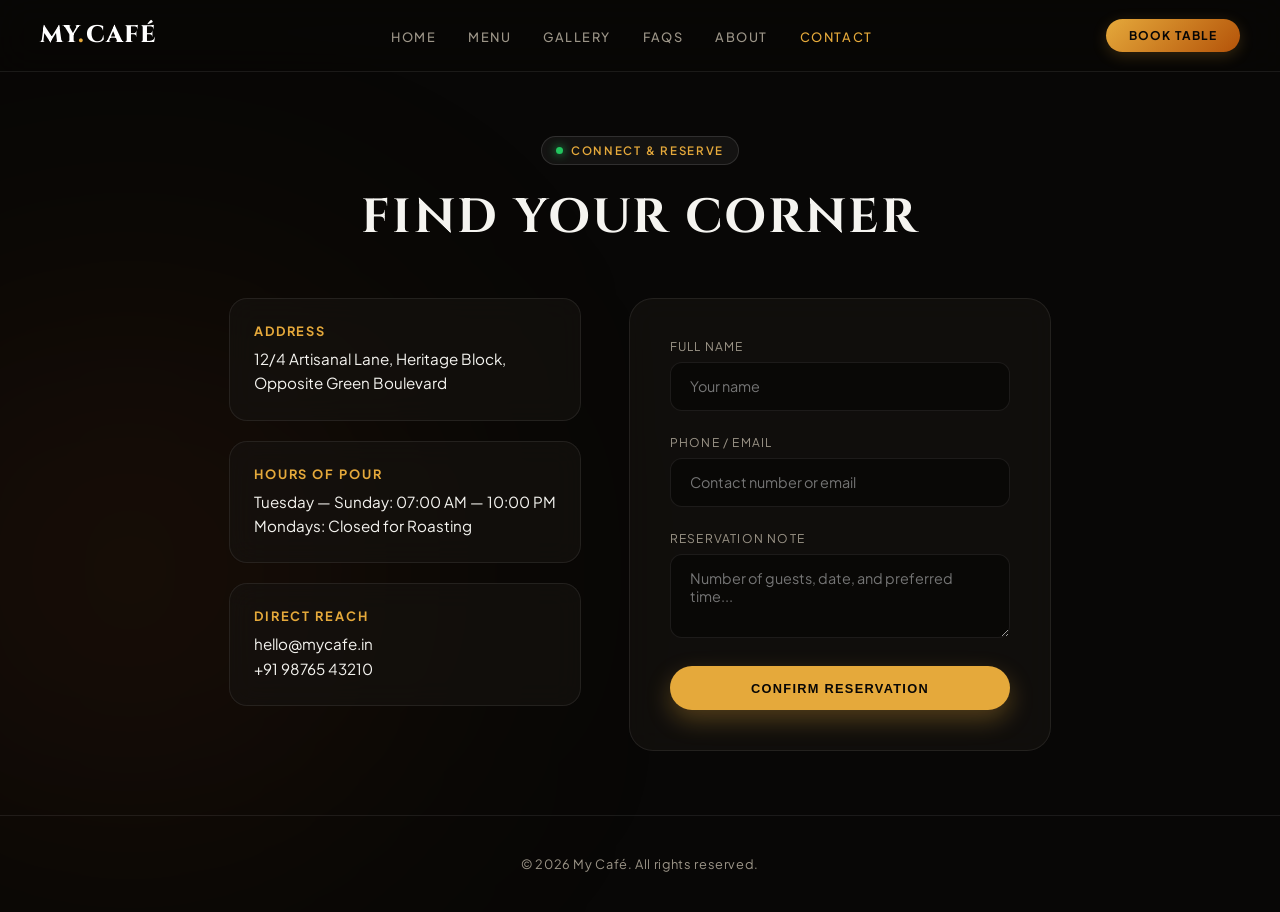
<file: contact.html>
<!DOCTYPE html>
<html lang="en">
<head>
  <meta charset="UTF-8" />
  <meta name="viewport" content="width=device-width, initial-scale=1.0" />
  <title>Contact & Reservations | MY.CAFÉ</title>
  <link rel="preconnect" href="https://fonts.googleapis.com">
  <link rel="preconnect" href="https://fonts.gstatic.com" crossorigin>
  <link href="https://fonts.googleapis.com/css2?family=Cinzel:wght@700;900&family=Plus+Jakarta+Sans:wght@300;400;500;600;700&display=swap" rel="stylesheet">
  <link rel="stylesheet" href="style.css" />
  <style>
    .contact-wrap { max-width: 1100px; margin: 0 auto; padding: 4rem 2rem; position: relative; z-index: 2; }
    .contact-grid { display: grid; grid-template-columns: 1fr 1.2fr; gap: 3rem; margin-top: 3rem; }
    .info-tile { padding: 1.5rem; border-radius: 18px; margin-bottom: 1.25rem; }
    .info-tile h4 { font-size: 0.8rem; text-transform: uppercase; letter-spacing: 0.15em; color: var(--accent-gold); margin-bottom: 0.5rem; }
    .info-tile p { color: var(--text-main); font-size: 0.95rem; line-height: 1.6; }
    .form-panel { padding: 2.5rem; border-radius: 24px; }
    .form-group { margin-bottom: 1.5rem; }
    .form-group label { display: block; font-size: 0.75rem; letter-spacing: 0.1em; text-transform: uppercase; color: var(--text-secondary); margin-bottom: 0.5rem; }
    .form-input {
      width: 100%;
      padding: 0.9rem 1.2rem;
      background: rgba(8, 7, 6, 0.75);
      border: 1px solid var(--border-subtle);
      border-radius: 12px;
      color: #fff;
      font-family: inherit;
      font-size: 0.9rem;
      outline: none;
      transition: border-color 0.3s;
    }
    .form-input:focus { border-color: var(--accent-gold); }
    @media (max-width: 850px) { .contact-grid { grid-template-columns: 1fr; } }
  </style>
</head>
<body>

  <div class="glow-sphere sphere-bottom"></div>

  <nav class="navbar">
    <a href="index.html" class="logo luxury-title">MY<span>.</span>CAFÉ</a>
    <ul class="nav-links">
      <li><a href="index.html">HOME</a></li>
      <li><a href="menu.html">MENU</a></li>
      <li><a href="gallery.html">GALLERY</a></li>
      <li><a href="faqs.html">FAQS</a></li>
      <li><a href="about.html">ABOUT</a></li>
      <li><a href="contact.html" class="active">CONTACT</a></li>
    </ul>
    <a href="contact.html" class="nav-cta">BOOK TABLE</a>
  </nav>

  <div class="contact-wrap">
    <div style="text-align: center;">
      <div class="live-pill"><span class="pulse"></span> CONNECT & RESERVE</div>
      <h1 class="luxury-title" style="font-size: 3rem;">FIND YOUR CORNER</h1>
    </div>

    <div class="contact-grid">
      <div>
        <div class="glass-card info-tile">
          <h4>Address</h4>
          <p>12/4 Artisanal Lane, Heritage Block,<br/>Opposite Green Boulevard</p>
        </div>
        <div class="glass-card info-tile">
          <h4>Hours of Pour</h4>
          <p>Tuesday — Sunday: 07:00 AM — 10:00 PM<br/>Mondays: Closed for Roasting</p>
        </div>
        <div class="glass-card info-tile">
          <h4>Direct Reach</h4>
          <p>hello@mycafe.in<br/>+91 98765 43210</p>
        </div>
      </div>

      <div class="glass-card form-panel">
        <form onsubmit="event.preventDefault(); alert('Reservation requested! We will reach out shortly.');">
          <div class="form-group">
            <label>Full Name</label>
            <input type="text" class="form-input" placeholder="Your name" required />
          </div>
          <div class="form-group">
            <label>Phone / Email</label>
            <input type="text" class="form-input" placeholder="Contact number or email" required />
          </div>
          <div class="form-group">
            <label>Reservation Note</label>
            <textarea class="form-input" rows="3" placeholder="Number of guests, date, and preferred time..."></textarea>
          </div>
          <button type="submit" class="btn-glow-gold" style="width: 100%;">CONFIRM RESERVATION</button>
        </form>
      </div>
    </div>
  </div>

  <footer>
    <p>© 2026 My Café. All rights reserved.</p>
  </footer>

  <script src="script.js"></script>
</body>
</html>
</file>
<file: style.css>
/* --- Google Fonts & Global Variables --- */
:root {
  --bg-dark: #080706;
  --bg-card: rgba(22, 19, 16, 0.65);
  --accent-gold: #e5a93b;
  --accent-gold-hover: #f5b74c;
  --accent-glow: rgba(229, 169, 59, 0.28);
  --text-main: #f5f4f0;
  --text-secondary: #9c9588;
  --border-subtle: rgba(255, 255, 255, 0.08);
}

* {
  margin: 0;
  padding: 0;
  box-sizing: border-box;
}

body {
  background-color: var(--bg-dark);
  color: var(--text-main);
  font-family: 'Plus Jakarta Sans', sans-serif;
  overflow-x: hidden;
  min-height: 100vh;
  display: flex;
  flex-direction: column;
}

.luxury-title {
  font-family: 'Cinzel', serif;
  letter-spacing: 0.05em;
}

/* Ambient Glow Orbs */
.glow-sphere {
  position: absolute;
  width: 500px;
  height: 500px;
  border-radius: 50%;
  filter: blur(140px);
  pointer-events: none;
  z-index: 0;
}
.sphere-top {
  top: -100px;
  right: -100px;
  background: rgba(229, 169, 59, 0.12);
}
.sphere-bottom {
  bottom: 80px;
  left: -120px;
  background: rgba(180, 83, 9, 0.12);
}

/* Navbar */
.navbar {
  position: sticky;
  top: 0;
  width: 100%;
  padding: 1.2rem 2.5rem;
  background: rgba(8, 7, 6, 0.82);
  backdrop-filter: blur(18px);
  -webkit-backdrop-filter: blur(18px);
  border-bottom: 1px solid var(--border-subtle);
  display: flex;
  justify-content: space-between;
  align-items: center;
  z-index: 100;
}

.logo {
  font-size: 1.5rem;
  font-weight: 800;
  color: #fff;
  text-decoration: none;
}
.logo span {
  color: var(--accent-gold);
}

.nav-links {
  display: flex;
  gap: 2rem;
  list-style: none;
}
.nav-links a {
  text-decoration: none;
  color: var(--text-secondary);
  font-size: 0.8rem;
  letter-spacing: 0.12em;
  font-weight: 500;
  transition: color 0.3s ease;
}
.nav-links a:hover,
.nav-links a.active {
  color: var(--accent-gold);
}

.nav-cta {
  padding: 0.55rem 1.4rem;
  border-radius: 50px;
  background: linear-gradient(135deg, #e5a93b, #b45309);
  color: #080706;
  font-weight: 700;
  font-size: 0.75rem;
  letter-spacing: 0.1em;
  text-decoration: none;
  box-shadow: 0 4px 15px rgba(229, 169, 59, 0.2);
  transition: transform 0.2s, box-shadow 0.2s;
}
.nav-cta:hover {
  transform: translateY(-2px);
  box-shadow: 0 8px 25px rgba(229, 169, 59, 0.4);
}

/* Common UI Elements */
.live-pill {
  display: inline-flex;
  align-items: center;
  gap: 8px;
  background: rgba(255, 255, 255, 0.05);
  border: 1px solid rgba(255, 255, 255, 0.12);
  padding: 6px 14px;
  border-radius: 30px;
  font-size: 0.72rem;
  letter-spacing: 0.15em;
  color: var(--accent-gold);
  font-weight: 600;
  margin-bottom: 1.25rem;
}
.live-pill .pulse {
  width: 7px;
  height: 7px;
  background: #22c55e;
  border-radius: 50%;
  box-shadow: 0 0 10px #22c55e;
}

.gold-gradient-text {
  background: linear-gradient(135deg, #ffd782, #e5a93b, #a86214);
  -webkit-background-clip: text;
  -webkit-text-fill-color: transparent;
}

.glass-card {
  background: var(--bg-card);
  backdrop-filter: blur(14px);
  border: 1px solid var(--border-subtle);
  border-radius: 20px;
  overflow: hidden;
  transition: transform 0.25s ease, border-color 0.3s ease, box-shadow 0.3s ease;
}
.glass-card:hover {
  border-color: rgba(229, 169, 59, 0.4);
  box-shadow: 0 15px 35px -10px var(--accent-glow);
}

.btn-glow-gold {
  display: inline-block;
  padding: 0.9rem 2.2rem;
  background: var(--accent-gold);
  color: #080706;
  font-weight: 700;
  font-size: 0.8rem;
  letter-spacing: 0.1em;
  border-radius: 50px;
  text-decoration: none;
  box-shadow: 0 10px 25px rgba(229, 169, 59, 0.3);
  transition: all 0.3s ease;
  border: none;
  cursor: pointer;
}
.btn-glow-gold:hover {
  background: var(--accent-gold-hover);
  transform: translateY(-2px);
  box-shadow: 0 15px 35px rgba(229, 169, 59, 0.5);
}

.btn-glass-hollow {
  display: inline-block;
  padding: 0.9rem 2rem;
  border: 1px solid rgba(255, 255, 255, 0.15);
  background: rgba(255, 255, 255, 0.03);
  color: #f5f4f0;
  font-weight: 600;
  font-size: 0.8rem;
  letter-spacing: 0.1em;
  border-radius: 50px;
  text-decoration: none;
  backdrop-filter: blur(10px);
  transition: all 0.3s ease;
}
.btn-glass-hollow:hover {
  border-color: var(--accent-gold);
  color: var(--accent-gold);
}

/* Footer */
footer {
  margin-top: auto;
  padding: 2.5rem;
  text-align: center;
  border-top: 1px solid var(--border-subtle);
color: var(--text-secondary);
  font-size: 0.8rem;
  letter-spacing: 0.05em;
  position: relative;
  z-index: 2;
}

@media (max-width: 768px) {
  .navbar { 
    padding: 1rem 1.5rem; 
  }
  .nav-links { 
    display: none; 
  }
}
</file>
